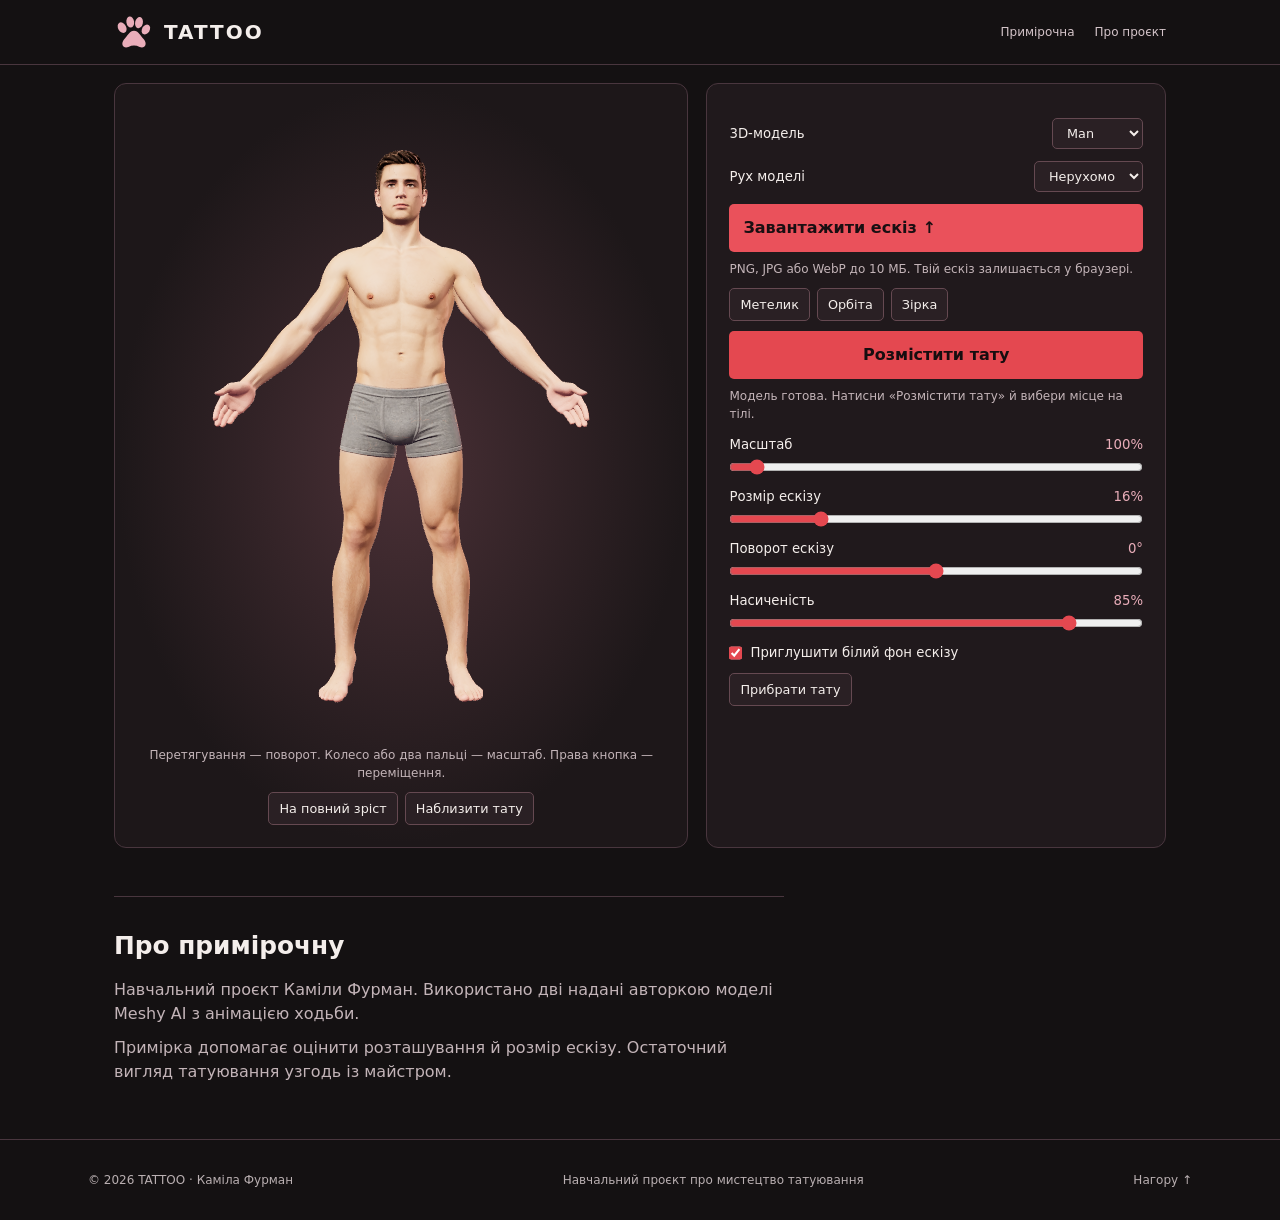
<file: index.html>
<!DOCTYPE html><html lang="uk"><head>
    <meta charset="utf-8">
    <title>TATTOO — 3D-примірочна татуювань</title>
    <base href="/">
    <meta name="viewport" content="width=device-width, initial-scale=1, viewport-fit=cover">
    

    <meta name="description" content="Завантаж ескіз та приміряй його на 3D-моделі людини. Налаштуй розмір і положення, обертай модель. Навчальний проєкт Каміли Фурман.">
    <meta name="author" content="Каміла Фурман">
    <meta name="robots" content="index, follow">
    <meta name="theme-color" content="#ffffff" media="(prefers-color-scheme: light)">
    <meta name="theme-color" content="#0f172a" media="(prefers-color-scheme: dark)">

    <meta itemprop="name" content="TATTOO — 3D-примірочна татуювань">
    <meta itemprop="description" content="Завантаж ескіз та приміряй його на 3D-моделі людини. Налаштуй розмір і положення, обертай модель. Навчальний проєкт Каміли Фурман.">
    <meta itemprop="image" content="https://tattoo.itkamianets.com/social-preview.png">

    <meta property="og:type" content="website">
    <meta property="og:site_name" content="TATTOO">
    <meta property="og:locale" content="uk_UA">
    <meta property="og:url" content="https://tattoo.itkamianets.com/">
    <meta property="og:title" content="TATTOO — 3D-примірочна татуювань">
    <meta property="og:description" content="Завантаж ескіз та приміряй його на 3D-моделі людини. Налаштуй розмір і положення, обертай модель. Навчальний проєкт Каміли Фурман.">
    <meta property="og:image" content="https://tattoo.itkamianets.com/social-preview.png">

    <meta name="twitter:card" content="summary_large_image">
    <meta name="twitter:title" content="TATTOO — 3D-примірочна татуювань">
    <meta name="twitter:description" content="Завантаж ескіз та приміряй його на 3D-моделі людини. Налаштуй розмір і положення, обертай модель. Навчальний проєкт Каміли Фурман.">
    <meta name="twitter:image" content="https://tattoo.itkamianets.com/social-preview.png">
    <meta name="twitter:image:src" content="https://tattoo.itkamianets.com/social-preview.png">

    <link rel="canonical" href="https://tattoo.itkamianets.com">
    <link rel="icon" type="image/svg+xml" href="brand.svg">

      <style>@charset "UTF-8";:root{--ff-base:system-ui, -apple-system, "Segoe UI", sans-serif;--letter-spacing:0;--motion:.2s;--motion-fast:.12s;--easing:cubic-bezier(.4, 0, .2, 1);--burger-size:44px;--bar-w:24px;--bar-h:2px;--bar-gap:8px}:root{--sp-1:4px;--sp-2:8px;--sp-3:12px;--sp-4:16px;--sp-5:20px;--sp-6:24px}:root{--radius:6px;--radius-card:12px;--radius-btn:8px;--radius-pill:9999px;--b-radius:6px;--b-radius-card:12px}:root{--c-primary:#2563eb;--c-primary-hover:#1d4ed8;--c-secondary:#dc2626;--c-secondary-hover:#b91c1c;--c-text-primary:#0f172a;--c-text-secondary:#ffffff;--c-text-muted:#64748b;--c-placeholder:#94a3b8;--c-bg-primary:#f8fafc;--c-bg-secondary:#ffffff;--c-bg-tertiary:#f1f5f9;--c-border:#e2e8f0;--c-danger:#ef4444;--c-on-danger:#ffffff;--c-on-primary:#ffffff;--focus-ring:0 0 0 3px rgba(37, 99, 235, .3);--shadow-sm:0 1px 3px rgba(0, 0, 0, .1);--shadow-md:0 8px 24px rgba(15, 23, 42, .12);--c-alert-info-bg:rgba(186, 230, 253, .9);--c-alert-success-bg:rgba(167, 243, 208, .9);--c-alert-warning-bg:rgba(253, 230, 138, .9);--c-alert-error-bg:rgba(254, 205, 211, .9);--c-alert-question-bg:rgba(254, 240, 138, .9);--c-alert-info-bar:#7dd3fc;--c-alert-success-bar:#6ee7b7;--c-alert-warning-bar:#fcd34d;--c-alert-error-bar:#fda4af;--c-alert-question-bar:#fde047}@layer properties;@layer theme,base,components,utilities;@layer theme{:root{--font-sans:ui-sans-serif, system-ui, sans-serif, "Apple Color Emoji", "Segoe UI Emoji", "Segoe UI Symbol", "Noto Color Emoji";--font-mono:ui-monospace, SFMono-Regular, Menlo, Monaco, Consolas, "Liberation Mono", "Courier New", monospace;--spacing:.25rem;--container-6xl:72rem;--text-xs:.75rem;--text-xs--line-height:calc(1 / .75);--default-font-family:var(--font-sans);--default-mono-font-family:var(--font-mono)}}@layer base{*,:after,:before{box-sizing:border-box;margin:0;padding:0;border:0 solid}html{line-height:1.5;-webkit-text-size-adjust:100%;tab-size:4;font-family:var(--default-font-family, ui-sans-serif, system-ui, sans-serif, "Apple Color Emoji", "Segoe UI Emoji", "Segoe UI Symbol", "Noto Color Emoji");font-feature-settings:var(--default-font-feature-settings, normal);font-variation-settings:var(--default-font-variation-settings, normal);-webkit-tap-highlight-color:transparent}h1,h2{font-size:inherit;font-weight:inherit}a{color:inherit;-webkit-text-decoration:inherit;text-decoration:inherit}img,canvas{display:block;vertical-align:middle}img{max-width:100%;height:auto}button,input,select{font:inherit;font-feature-settings:inherit;font-variation-settings:inherit;letter-spacing:inherit;color:inherit;border-radius:0;background-color:transparent;opacity:1}button,input:where([type=button],[type=reset],[type=submit]){appearance:button}}@layer utilities{.sr-only{position:absolute;width:1px;height:1px;padding:0;margin:-1px;overflow:hidden;clip:rect(0,0,0,0);white-space:nowrap;border-width:0}.mx-auto{margin-inline:auto}.flex{display:flex}.min-h-screen{min-height:100vh}.max-w-6xl{max-width:var(--container-6xl)}.flex-1{flex:1}.flex-col{flex-direction:column}.flex-wrap{flex-wrap:wrap}.justify-between{justify-content:space-between}.gap-5{gap:calc(var(--spacing) * 5)}.border-t{border-top-style:var(--tw-border-style);border-top-width:1px}.border-\[\#49363e\]{border-color:#49363e}.bg-\[\#141112\]{background-color:#141112}.px-6{padding-inline:calc(var(--spacing) * 6)}.py-8{padding-block:calc(var(--spacing) * 8)}.text-xs{font-size:var(--text-xs);line-height:var(--tw-leading, var(--text-xs--line-height))}.text-\[\#b9afb1\]{color:#b9afb1}}:root{color-scheme:light;--c-primary:#256eff;--c-primary-hover:#0051f1;--c-secondary:#c53d3d;--c-secondary-hover:#962a2a;--c-bg-primary:#f3f4f7;--c-bg-secondary:#ffffff;--c-bg-tertiary:#fcfdfe;--c-text:#5f6066;--c-text-strong:#17224f;--c-text-muted:#8b8d94;--c-placeholder:#313335ab;--c-border:#eceef5;--shadow-sm:0 1px 2px rgba(0, 0, 0, .06);--shadow-md:0 10px 30px rgba(0, 0, 0, .08);--ff-base:"Poppins", system-ui, -apple-system, Segoe UI, Roboto, Arial, sans-serif;--fs:16px;--letter-spacing:.3px;--radius:8px;--radius-card:10px;--radius-btn:10px;--sp-0:0px;--sp-1:4px;--sp-2:8px;--sp-3:12px;--sp-4:16px;--sp-5:20px;--sp-6:24px;--sp-7:32px;--sp-8:40px;--sp-10:48px;--sp-12:56px;--sp-16:72px;--sp-20:96px;--container:1210px;--gutter:10px;--easing:cubic-bezier(.25, .8, .25, 1);--motion-fast:.15s;--motion:.25s;--motion-slow:.4s;--focus-ring:0 0 0 3px rgba(37, 110, 255, .35)}html,body{background:var(--c-bg-primary);color:var(--c-text);font-family:var(--ff-base);font-size:var(--fs);letter-spacing:var(--letter-spacing)}body{min-height:100vh;margin:0}html{scroll-behavior:smooth;scroll-padding-top:25px}body{background:#141112;color:#f4eeeb;font-family:system-ui,sans-serif}a:focus-visible,button:focus-visible{outline:2px solid #e9adb9;outline-offset:5px}a:hover{color:#e9adb9}@media(prefers-reduced-motion:reduce){html{scroll-behavior:auto}}@property --tw-rotate-x{syntax:"*";inherits:false;};@property --tw-rotate-y{syntax:"*";inherits:false;};@property --tw-rotate-z{syntax:"*";inherits:false;};@property --tw-skew-x{syntax:"*";inherits:false;};@property --tw-skew-y{syntax:"*";inherits:false;};@property --tw-border-style{syntax:"*";inherits:false;initial-value:solid;};@layer properties{@supports ((-webkit-hyphens: none) and (not (margin-trim: inline))) or ((-moz-orient: inline) and (not (color:rgb(from red r g b)))){*,:before,:after{--tw-rotate-x:initial;--tw-rotate-y:initial;--tw-rotate-z:initial;--tw-skew-x:initial;--tw-skew-y:initial;--tw-border-style:solid}}}</style><link rel="stylesheet" href="styles-IZUFXUF6.css" media="print" data-beasties-media="all"><noscript><link rel="stylesheet" href="styles-IZUFXUF6.css"></noscript><style ng-app-id="ng">.brand-header[_ngcontent-ng-c1235121271]{border-bottom:1px solid #49363e;background:#141112;padding-top:env(safe-area-inset-top,0px)}.brand-row[_ngcontent-ng-c1235121271]{display:flex;align-items:center;justify-content:space-between;gap:16px;max-width:1100px;margin:auto;padding:12px 24px;min-height:64px}.brand-link[_ngcontent-ng-c1235121271]{display:flex;align-items:center;gap:10px;font-size:20px;font-weight:750;letter-spacing:2px}.brand-link[_ngcontent-ng-c1235121271]   img[_ngcontent-ng-c1235121271]{flex:none}nav[_ngcontent-ng-c1235121271]{display:flex;gap:20px;font-size:12px;color:#d4c4c9}@media(max-width:420px){.brand-row[_ngcontent-ng-c1235121271]{padding:10px 16px}nav[_ngcontent-ng-c1235121271]{gap:12px}.brand-link[_ngcontent-ng-c1235121271]{font-size:17px;gap:7px}}</style><style ng-app-id="ng">[_nghost-ng-c1701291248]{display:block}.studio[_ngcontent-ng-c1701291248]{max-width:1100px;margin:auto;padding:55px 24px}.intro[_ngcontent-ng-c1701291248]{max-width:720px;margin-bottom:36px}.intro[_ngcontent-ng-c1701291248]   p[_ngcontent-ng-c1701291248], .about[_ngcontent-ng-c1701291248]   p[_ngcontent-ng-c1701291248], .hint[_ngcontent-ng-c1701291248], .stage[_ngcontent-ng-c1701291248]   p[_ngcontent-ng-c1701291248]{color:#c3b4b8}.eyebrow[_ngcontent-ng-c1701291248]{font-size:.72rem;letter-spacing:.16em;color:#e9adb9!important}h1[_ngcontent-ng-c1701291248]{font-size:clamp(2.8rem,7vw,5.8rem);line-height:1.03;letter-spacing:-.06em;margin:14px 0 20px}em[_ngcontent-ng-c1701291248]{color:#e9adb9;font-family:Georgia,serif;font-weight:400}h2[_ngcontent-ng-c1701291248]{font-size:1.55rem;font-weight:600;margin:0 0 14px}.workbench[_ngcontent-ng-c1701291248]{display:grid;grid-template-columns:minmax(0,1.25fr) minmax(0,1fr);gap:18px}.stage[_ngcontent-ng-c1701291248], .panel[_ngcontent-ng-c1701291248]{border:1px solid #49363e;background:#20191c;border-radius:12px;padding:22px}.stage[_ngcontent-ng-c1701291248]{align-self:start;position:sticky;top:12px;text-align:center;background:radial-gradient(ellipse at center,#4a3036,#1d1719 70%)}.badge[_ngcontent-ng-c1701291248]{display:block;text-align:left;font-size:.67rem;letter-spacing:.12em;color:#e9adb9}.stage[_ngcontent-ng-c1701291248]   canvas[_ngcontent-ng-c1701291248]{display:block;margin:auto;width:min(100%,360px);height:auto;touch-action:pan-y;cursor:grab}.stage[_ngcontent-ng-c1701291248]   canvas[_ngcontent-ng-c1701291248]:active{cursor:grabbing}.stage[_ngcontent-ng-c1701291248]   p[_ngcontent-ng-c1701291248], .hint[_ngcontent-ng-c1701291248]{font-size:.75rem}.status[_ngcontent-ng-c1701291248]{min-height:1.3em}.upload[_ngcontent-ng-c1701291248]{display:flex;justify-content:space-between;position:relative;background:#ea515b;color:#190f12;padding:12px 14px;border-radius:5px;font-weight:650;cursor:pointer}.upload[_ngcontent-ng-c1701291248]   input[_ngcontent-ng-c1701291248]{position:absolute;inset:0;width:100%;opacity:0;cursor:pointer}.upload[_ngcontent-ng-c1701291248]:focus-within{outline:2px solid #e9adb9;outline-offset:3px}.hint[_ngcontent-ng-c1701291248]{margin:8px 0}.samples[_ngcontent-ng-c1701291248]{display:flex;flex-wrap:wrap;gap:7px;margin:10px 0}.samples[_ngcontent-ng-c1701291248]   button[_ngcontent-ng-c1701291248], .tone[_ngcontent-ng-c1701291248]   select[_ngcontent-ng-c1701291248]{border:1px solid #654951;border-radius:5px;padding:6px 10px;background:#2a2024;color:#f4eeeb;font-size:.8rem}.samples[_ngcontent-ng-c1701291248]   button[_ngcontent-ng-c1701291248]:hover{border-color:#e9adb9;color:#e9adb9}.slider[_ngcontent-ng-c1701291248], .tone[_ngcontent-ng-c1701291248]{display:grid;grid-template-columns:1fr auto;gap:4px 10px;align-items:center;font-size:.83rem;margin:12px 0}.slider[_ngcontent-ng-c1701291248]   input[_ngcontent-ng-c1701291248]{grid-column:1/-1;width:100%}.slider[_ngcontent-ng-c1701291248]   output[_ngcontent-ng-c1701291248]{color:#e9adb9}input[type=range][_ngcontent-ng-c1701291248], input[type=checkbox][_ngcontent-ng-c1701291248]{accent-color:#e44850}.check[_ngcontent-ng-c1701291248]{display:flex;gap:8px;font-size:.83rem}.about[_ngcontent-ng-c1701291248]{margin-top:48px;border-top:1px solid #49363e;padding-top:30px;max-width:670px}.about[_ngcontent-ng-c1701291248]   p[_ngcontent-ng-c1701291248] + p[_ngcontent-ng-c1701291248]{margin-top:10px}@media(max-width:700px){.studio[_ngcontent-ng-c1701291248]{padding:34px 16px}.workbench[_ngcontent-ng-c1701291248]{grid-template-columns:1fr}.stage[_ngcontent-ng-c1701291248]{position:static}.stage[_ngcontent-ng-c1701291248]   canvas[_ngcontent-ng-c1701291248]{max-width:270px}}.viewport[_ngcontent-ng-c1701291248]{position:relative;width:100%;min-height:430px}.stage[_ngcontent-ng-c1701291248]   canvas[_ngcontent-ng-c1701291248]{width:100%;max-width:none!important;touch-action:none}.loading[_ngcontent-ng-c1701291248]{position:absolute;inset:40% 0 auto;background:#20191ce8;padding:15px}.place-button[_ngcontent-ng-c1701291248]{width:100%;padding:12px;background:#e44850;color:#160d0f;border:0;border-radius:5px;font-weight:650}.place-button[aria-pressed=true][_ngcontent-ng-c1701291248]{background:#e9adb9}.tone[_ngcontent-ng-c1701291248]   select[_ngcontent-ng-c1701291248]{max-width:220px}.stage[_ngcontent-ng-c1701291248]{padding:12px}.stage[_ngcontent-ng-c1701291248]   .samples[_ngcontent-ng-c1701291248]{justify-content:center}.studio[_ngcontent-ng-c1701291248]{padding-top:18px}.motion-button[_ngcontent-ng-c1701291248]{border:1px solid #e9adb9;padding:8px 14px;border-radius:6px;color:#e9adb9;margin-bottom:14px}.viewport[_ngcontent-ng-c1701291248]{overflow:hidden}.stage[_ngcontent-ng-c1701291248]{top:12px}@media(max-width:700px){.studio[_ngcontent-ng-c1701291248]{padding-top:12px}.workbench[_ngcontent-ng-c1701291248]{gap:12px}.panel[_ngcontent-ng-c1701291248]{padding:16px}}</style></head>
  <body><!--nghm--><script type="text/javascript" id="ng-event-dispatch-contract">(()=>{function p(t,n,r,o,e,i,f,m){return{eventType:t,event:n,targetElement:r,eic:o,timeStamp:e,eia:i,eirp:f,eiack:m}}function u(t){let n=[],r=e=>{n.push(e)};return{c:t,q:n,et:[],etc:[],d:r,h:e=>{r(p(e.type,e,e.target,t,Date.now()))}}}function s(t,n,r){for(let o=0;o<n.length;o++){let e=n[o];(r?t.etc:t.et).push(e),t.c.addEventListener(e,t.h,r)}}function c(t,n,r,o,e=window){let i=u(t);e._ejsas||(e._ejsas={}),e._ejsas[n]=i,s(i,r),s(i,o,!0)}window.__jsaction_bootstrap=c;})();
</script><script>window.__jsaction_bootstrap(document.body,"ng",["click","pointerup","change","input"],[]);</script>
    <app-root ng-version="22.2.1" ngh="2" ng-server-context="ssg"><div class="flex min-h-screen flex-col"><app-topbar _nghost-ng-c1235121271="" ngh="0"><header _ngcontent-ng-c1235121271="" class="brand-header"><div _ngcontent-ng-c1235121271="" class="brand-row"><a _ngcontent-ng-c1235121271="" routerlink="/" aria-label="TATTOO — головна" class="brand-link" href="/" jsaction="click:;"><img _ngcontent-ng-c1235121271="" src="logo-mark.svg" width="40" height="40" alt=""><span _ngcontent-ng-c1235121271="">TATTOO</span></a><nav _ngcontent-ng-c1235121271="" aria-label="Головна навігація"><a _ngcontent-ng-c1235121271="" href="#controls">Примірочна</a><a _ngcontent-ng-c1235121271="" href="#about">Про проєкт</a></nav></div></header></app-topbar><main class="flex-1"><router-outlet></router-outlet><ng-component _nghost-ng-c1701291248="" ngh="1"><section _ngcontent-ng-c1701291248="" class="studio"><h1 _ngcontent-ng-c1701291248="" class="sr-only">3D-примірочна татуювань</h1><div _ngcontent-ng-c1701291248="" class="workbench"><div _ngcontent-ng-c1701291248="" class="stage"><div _ngcontent-ng-c1701291248="" class="viewport"><canvas _ngcontent-ng-c1701291248="" aria-label="Інтерактивна 3D-модель людини" jsaction="pointerup:;"></canvas><p _ngcontent-ng-c1701291248="" role="status" class="loading">Завантаження 3D-моделі…</p><!----></div><p _ngcontent-ng-c1701291248="">Перетягування — поворот. Колесо або два пальці — масштаб. Права кнопка — переміщення.</p><div _ngcontent-ng-c1701291248="" class="samples"><button _ngcontent-ng-c1701291248="" type="button" jsaction="click:;">На повний зріст</button><button _ngcontent-ng-c1701291248="" type="button" jsaction="click:;">Наблизити тату</button></div></div><div _ngcontent-ng-c1701291248="" id="controls" class="panel"><label _ngcontent-ng-c1701291248="" class="tone">3D-модель <select _ngcontent-ng-c1701291248="" jsaction="change:;"><option _ngcontent-ng-c1701291248="" value="anatomical">Man</option><option _ngcontent-ng-c1701291248="" value="athletic">Woman</option></select></label><label _ngcontent-ng-c1701291248="" class="tone">Рух моделі <select _ngcontent-ng-c1701291248="" jsaction="change:;"><option _ngcontent-ng-c1701291248="" value="Still">Нерухомо</option><option _ngcontent-ng-c1701291248="" value="Walking">Ходьба</option></select></label><!----><label _ngcontent-ng-c1701291248="" class="upload">Завантажити ескіз ↑ <input _ngcontent-ng-c1701291248="" type="file" accept="image/png,image/jpeg,image/webp" jsaction="change:;"></label><p _ngcontent-ng-c1701291248="" class="hint">PNG, JPG або WebP до 10 МБ. Твій ескіз залишається у браузері.</p><div _ngcontent-ng-c1701291248="" aria-label="Готові зразки" class="samples"><button _ngcontent-ng-c1701291248="" type="button" jsaction="click:;">Метелик</button><button _ngcontent-ng-c1701291248="" type="button" jsaction="click:;">Орбіта</button><button _ngcontent-ng-c1701291248="" type="button" jsaction="click:;">Зірка</button></div><button _ngcontent-ng-c1701291248="" type="button" class="place-button" aria-pressed="false" jsaction="click:;"> Розмістити тату </button><!----><p _ngcontent-ng-c1701291248="" aria-live="polite" class="hint status"><!--ngetn--></p><label _ngcontent-ng-c1701291248="" class="slider">Масштаб <output _ngcontent-ng-c1701291248="">100%</output><input _ngcontent-ng-c1701291248="" type="range" min="57" max="950" value="100" jsaction="input:;"></label><label _ngcontent-ng-c1701291248="" class="slider">Розмір ескізу <output _ngcontent-ng-c1701291248="">16%</output><input _ngcontent-ng-c1701291248="" type="range" min="3" max="65" value="16" jsaction="input:;"></label><label _ngcontent-ng-c1701291248="" class="slider">Поворот ескізу <output _ngcontent-ng-c1701291248="">0°</output><input _ngcontent-ng-c1701291248="" type="range" min="-180" max="180" value="0" jsaction="input:;"></label><label _ngcontent-ng-c1701291248="" class="slider">Насиченість <output _ngcontent-ng-c1701291248="">85%</output><input _ngcontent-ng-c1701291248="" type="range" min="10" max="100" value="85" jsaction="input:;"></label><label _ngcontent-ng-c1701291248="" class="check"><input _ngcontent-ng-c1701291248="" type="checkbox" checked="" jsaction="change:;">Приглушити білий фон ескізу</label><div _ngcontent-ng-c1701291248="" class="samples"><button _ngcontent-ng-c1701291248="" type="button" jsaction="click:;">Прибрати тату</button></div></div></div><section _ngcontent-ng-c1701291248="" id="about" class="about"><h2 _ngcontent-ng-c1701291248="">Про примірочну</h2><p _ngcontent-ng-c1701291248="">Навчальний проєкт Каміли Фурман. Використано дві надані авторкою моделі Meshy AI з анімацією ходьби.</p><p _ngcontent-ng-c1701291248="">Примірка допомагає оцінити розташування й розмір ескізу. Остаточний вигляд татуювання узгодь із майстром.</p></section></section></ng-component><!----></main><app-footer ngh="0"><footer class="border-t border-[#49363e] bg-[#141112]"><div class="mx-auto flex max-w-6xl flex-wrap justify-between gap-5 px-6 py-8 text-xs text-[#b9afb1]"><p>© 2026 TATTOO · Каміла Фурман</p><p>Навчальний проєкт про мистецтво татуювання</p><a href="#">Нагору ↑</a></div></footer></app-footer></div></app-root>
  <link rel="modulepreload" href="chunk-HLRL7YBQ.js"><script src="main-HMO3ZLO4.js" type="module"></script>
<link rel="modulepreload" href="chunk-CTTYTTPQ.js">





<script id="ng-state" type="application/json">{"bootstrap-data":{"company":null},"__nghData__":[{},{"t":{"8":"t0","31":"t1","46":"t2"},"c":{"8":[{"i":"t0","r":1}],"31":[],"46":[]}},{"c":{"3":[{"i":"c1701291248","r":1}]}}]}</script><script>document.querySelectorAll('link[data-beasties-media]').forEach(function(l){l.media=l.getAttribute('data-beasties-media');l.removeAttribute('data-beasties-media')})</script></body></html>
</file>
<file: styles-IZUFXUF6.css>
@charset "UTF-8";:root{--ff-base: system-ui, -apple-system, "Segoe UI", sans-serif;--letter-spacing: 0;--motion: .2s;--motion-fast: .12s;--easing: cubic-bezier(.4, 0, .2, 1);--burger-size: 44px;--bar-w: 24px;--bar-h: 2px;--bar-gap: 8px}:root,[data-density=comfortable]{--sp-1: 4px;--sp-2: 8px;--sp-3: 12px;--sp-4: 16px;--sp-5: 20px;--sp-6: 24px}[data-density=compact]{--sp-1: 2px;--sp-2: 6px;--sp-3: 8px;--sp-4: 12px;--sp-5: 14px;--sp-6: 18px}:root,[data-radius=rounded]{--radius: 6px;--radius-card: 12px;--radius-btn: 8px;--radius-pill: 9999px;--b-radius: 6px;--b-radius-card: 12px}[data-radius=square]{--radius: 2px;--radius-card: 4px;--radius-btn: 4px;--radius-pill: 4px;--b-radius: 2px;--b-radius-card: 4px}:root,[data-mode=light]{--c-primary: #2563eb;--c-primary-hover: #1d4ed8;--c-secondary: #dc2626;--c-secondary-hover: #b91c1c;--c-text-primary: #0f172a;--c-text-secondary: #ffffff;--c-text-muted: #64748b;--c-placeholder: #94a3b8;--c-bg-primary: #f8fafc;--c-bg-secondary: #ffffff;--c-bg-tertiary: #f1f5f9;--c-border: #e2e8f0;--c-danger: #ef4444;--c-on-danger: #ffffff;--c-on-primary: #ffffff;--focus-ring: 0 0 0 3px rgba(37, 99, 235, .3);--shadow-sm: 0 1px 3px rgba(0, 0, 0, .1);--shadow-md: 0 8px 24px rgba(15, 23, 42, .12);--c-alert-info-bg: rgba(186, 230, 253, .9);--c-alert-success-bg: rgba(167, 243, 208, .9);--c-alert-warning-bg: rgba(253, 230, 138, .9);--c-alert-error-bg: rgba(254, 205, 211, .9);--c-alert-question-bg: rgba(254, 240, 138, .9);--c-alert-info-bar: #7dd3fc;--c-alert-success-bar: #6ee7b7;--c-alert-warning-bar: #fcd34d;--c-alert-error-bar: #fda4af;--c-alert-question-bar: #fde047}[data-mode=dark]{--c-primary: #3b82f6;--c-primary-hover: #2563eb;--c-secondary: #ef4444;--c-secondary-hover: #dc2626;--c-text-primary: #f1f5f9;--c-text-secondary: #ffffff;--c-text-muted: #94a3b8;--c-placeholder: #64748b;--c-bg-primary: #020617;--c-bg-secondary: #1e293b;--c-bg-tertiary: #0f172a;--c-border: #334155;--c-danger: #f87171;--c-on-danger: #1f0a0a;--c-on-primary: #ffffff;--focus-ring: 0 0 0 3px rgba(59, 130, 246, .4);--shadow-sm: 0 1px 3px rgba(0, 0, 0, .3);--shadow-md: 0 12px 32px rgba(0, 0, 0, .45);--c-alert-info-bg: rgba(12, 74, 110, .9);--c-alert-success-bg: rgba(6, 95, 70, .9);--c-alert-warning-bg: rgba(113, 63, 18, .9);--c-alert-error-bg: rgba(127, 29, 29, .9);--c-alert-question-bg: rgba(113, 63, 18, .9);--c-alert-info-bar: #38bdf8;--c-alert-success-bar: #34d399;--c-alert-warning-bar: #fbbf24;--c-alert-error-bar: #fb7185;--c-alert-question-bar: #facc15}@layer properties;@layer theme,base,components,utilities;@layer theme{:root,:host{--font-sans: ui-sans-serif, system-ui, sans-serif, "Apple Color Emoji", "Segoe UI Emoji", "Segoe UI Symbol", "Noto Color Emoji";--font-mono: ui-monospace, SFMono-Regular, Menlo, Monaco, Consolas, "Liberation Mono", "Courier New", monospace;--spacing: .25rem;--container-6xl: 72rem;--text-xs: .75rem;--text-xs--line-height: calc(1 / .75);--default-font-family: var(--font-sans);--default-mono-font-family: var(--font-mono)}}@layer base{*,:after,:before,::backdrop,::file-selector-button{box-sizing:border-box;margin:0;padding:0;border:0 solid}html,:host{line-height:1.5;-webkit-text-size-adjust:100%;tab-size:4;font-family:var(--default-font-family, ui-sans-serif, system-ui, sans-serif, "Apple Color Emoji", "Segoe UI Emoji", "Segoe UI Symbol", "Noto Color Emoji");font-feature-settings:var(--default-font-feature-settings, normal);font-variation-settings:var(--default-font-variation-settings, normal);-webkit-tap-highlight-color:transparent}hr{height:0;color:inherit;border-top-width:1px}abbr:where([title]){-webkit-text-decoration:underline dotted;text-decoration:underline dotted}h1,h2,h3,h4,h5,h6{font-size:inherit;font-weight:inherit}a{color:inherit;-webkit-text-decoration:inherit;text-decoration:inherit}b,strong{font-weight:bolder}code,kbd,samp,pre{font-family:var(--default-mono-font-family, ui-monospace, SFMono-Regular, Menlo, Monaco, Consolas, "Liberation Mono", "Courier New", monospace);font-feature-settings:var(--default-mono-font-feature-settings, normal);font-variation-settings:var(--default-mono-font-variation-settings, normal);font-size:1em}small{font-size:80%}sub,sup{font-size:75%;line-height:0;position:relative;vertical-align:baseline}sub{bottom:-.25em}sup{top:-.5em}table{text-indent:0;border-color:inherit;border-collapse:collapse}:-moz-focusring{outline:auto}progress{vertical-align:baseline}summary{display:list-item}ol,ul,menu{list-style:none}img,svg,video,canvas,audio,iframe,embed,object{display:block;vertical-align:middle}img,video{max-width:100%;height:auto}button,input,select,optgroup,textarea,::file-selector-button{font:inherit;font-feature-settings:inherit;font-variation-settings:inherit;letter-spacing:inherit;color:inherit;border-radius:0;background-color:transparent;opacity:1}:where(select:is([multiple],[size])) optgroup{font-weight:bolder}:where(select:is([multiple],[size])) optgroup option{padding-inline-start:20px}::file-selector-button{margin-inline-end:4px}::placeholder{opacity:1}@supports (not (-webkit-appearance: -apple-pay-button)) or (contain-intrinsic-size: 1px){::placeholder{color:currentcolor}@supports (color: color-mix(in lab,red,red)){::placeholder{color:color-mix(in oklab,currentcolor 50%,transparent)}}}textarea{resize:vertical}::-webkit-search-decoration{-webkit-appearance:none}::-webkit-date-and-time-value{min-height:1lh;text-align:inherit}::-webkit-datetime-edit{display:inline-flex}::-webkit-datetime-edit-fields-wrapper{padding:0}::-webkit-datetime-edit,::-webkit-datetime-edit-year-field,::-webkit-datetime-edit-month-field,::-webkit-datetime-edit-day-field,::-webkit-datetime-edit-hour-field,::-webkit-datetime-edit-minute-field,::-webkit-datetime-edit-second-field,::-webkit-datetime-edit-millisecond-field,::-webkit-datetime-edit-meridiem-field{padding-block:0}::-webkit-calendar-picker-indicator{line-height:1}:-moz-ui-invalid{box-shadow:none}button,input:where([type=button],[type=reset],[type=submit]),::file-selector-button{appearance:button}::-webkit-inner-spin-button,::-webkit-outer-spin-button{height:auto}[hidden]:where(:not([hidden=until-found])){display:none!important}}@layer utilities{.visible{visibility:visible}.sr-only{position:absolute;width:1px;height:1px;padding:0;margin:-1px;overflow:hidden;clip:rect(0,0,0,0);white-space:nowrap;border-width:0}.static{position:static}.z-1{z-index:1}.mx-auto{margin-inline:auto}.block{display:block}.contents{display:contents}.flex{display:flex}.inline{display:inline}.min-h-screen{min-height:100vh}.max-w-6xl{max-width:var(--container-6xl)}.flex-1{flex:1}.transform{transform:var(--tw-rotate-x,) var(--tw-rotate-y,) var(--tw-rotate-z,) var(--tw-skew-x,) var(--tw-skew-y,)}.flex-col{flex-direction:column}.flex-wrap{flex-wrap:wrap}.justify-between{justify-content:space-between}.gap-5{gap:calc(var(--spacing) * 5)}.border-t{border-top-style:var(--tw-border-style);border-top-width:1px}.border-\[\#49363e\]{border-color:#49363e}.bg-\[\#141112\]{background-color:#141112}.px-6{padding-inline:calc(var(--spacing) * 6)}.py-8{padding-block:calc(var(--spacing) * 8)}.text-xs{font-size:var(--text-xs);line-height:var(--tw-leading, var(--text-xs--line-height))}.text-\[\#b9afb1\]{color:#b9afb1}}:root{color-scheme:light;--c-primary: #256eff;--c-primary-hover: #0051f1;--c-secondary: #c53d3d;--c-secondary-hover: #962a2a;--c-bg-primary: #f3f4f7;--c-bg-secondary: #ffffff;--c-bg-tertiary: #fcfdfe;--c-text: #5f6066;--c-text-strong: #17224f;--c-text-muted: #8b8d94;--c-placeholder: #313335ab;--c-border: #eceef5;--shadow-sm: 0 1px 2px rgba(0, 0, 0, .06);--shadow-md: 0 10px 30px rgba(0, 0, 0, .08);--ff-base: "Poppins", system-ui, -apple-system, Segoe UI, Roboto, Arial, sans-serif;--fs: 16px;--letter-spacing: .3px;--radius: 8px;--radius-card: 10px;--radius-btn: 10px;--sp-0: 0px;--sp-1: 4px;--sp-2: 8px;--sp-3: 12px;--sp-4: 16px;--sp-5: 20px;--sp-6: 24px;--sp-7: 32px;--sp-8: 40px;--sp-10: 48px;--sp-12: 56px;--sp-16: 72px;--sp-20: 96px;--container: 1210px;--gutter: 10px;--easing: cubic-bezier(.25, .8, .25, 1);--motion-fast: .15s;--motion: .25s;--motion-slow: .4s;--focus-ring: 0 0 0 3px rgba(37, 110, 255, .35)}html[data-mode=dark]{color-scheme:dark;--c-bg-primary: #282828;--c-bg-secondary: #343434;--c-bg-tertiary: #404040;--c-border: #404040;--shadow-sm: 0 1px 2px rgba(0, 0, 0, .35);--shadow-md: 0 10px 30px rgba(0, 0, 0, .45);--c-text: #e8e8e8;--c-text-strong: #ffffff;--c-text-muted: #b7b7b7;--c-placeholder: #d3cdcd;--focus-ring: 0 0 0 3px rgba(37, 110, 255, .35)}html[data-density=compact]{--sp-1: 2px;--sp-2: 6px;--sp-3: 10px;--sp-4: 14px;--sp-5: 18px;--sp-6: 22px;--sp-7: 28px;--sp-8: 36px;--sp-10: 42px;--sp-12: 48px;--sp-16: 64px;--sp-20: 84px;--gutter: 8px}html[data-radius=square]{--radius: 0px;--radius-card: 0px;--radius-btn: 0px}html,body{background:var(--c-bg-primary);color:var(--c-text);font-family:var(--ff-base);font-size:var(--fs);letter-spacing:var(--letter-spacing)}body{min-height:100vh;margin:0}.theme-interactive{transition-duration:var(--motion-fast);transition-property:background-color,border-color,box-shadow,color,opacity,transform;transition-timing-function:var(--easing)}.theme-focus:focus-visible{outline:none;box-shadow:var(--focus-ring)}html{scroll-behavior:smooth;scroll-padding-top:25px}body{background:#141112;color:#f4eeeb;font-family:system-ui,sans-serif}a:focus-visible,button:focus-visible{outline:2px solid #e9adb9;outline-offset:5px}a:hover{color:#e9adb9}@media(prefers-reduced-motion:reduce){html{scroll-behavior:auto}}@property --tw-rotate-x{syntax: "*"; inherits: false;}@property --tw-rotate-y{syntax: "*"; inherits: false;}@property --tw-rotate-z{syntax: "*"; inherits: false;}@property --tw-skew-x{syntax: "*"; inherits: false;}@property --tw-skew-y{syntax: "*"; inherits: false;}@property --tw-border-style{syntax: "*"; inherits: false; initial-value: solid;}@layer properties{@supports ((-webkit-hyphens: none) and (not (margin-trim: inline))) or ((-moz-orient: inline) and (not (color:rgb(from red r g b)))){*,:before,:after,::backdrop{--tw-rotate-x: initial;--tw-rotate-y: initial;--tw-rotate-z: initial;--tw-skew-x: initial;--tw-skew-y: initial;--tw-border-style: solid}}}
</file>
